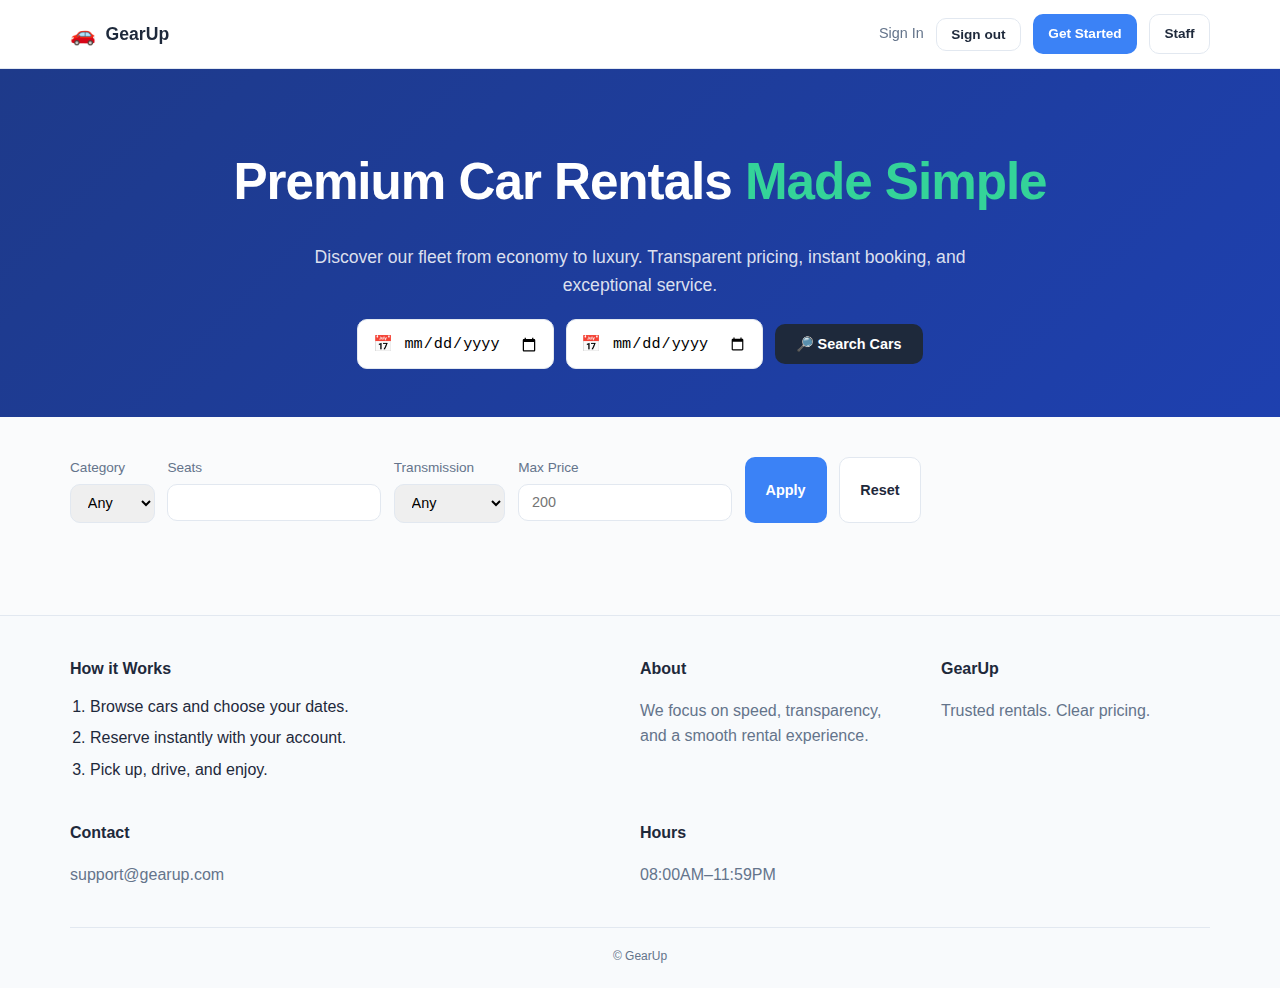
<file: index.html>
<!doctype html> 
<html lang="en">
<head>
  <meta charset="utf-8" />
  <meta name="viewport" content="width=device-width, initial-scale=1" />
  <title>GearUp Car Rental</title>
  <link rel="stylesheet" href="styles.css" />
</head>
<body>
<!-- Top Nav -->
<header class="nav">
  <div class="container nav__inner">
    <a class="brand" href="index.html">
      <span class="logo">🚗</span><span class="name">GearUp</span>
    </a>

    <div class="nav__actions">
      <span class="muted small" id="navGreeting" hidden></span>
      <a class="muted small" id="navSignIn" href="login.html">Sign In</a>
      <button class="btn btn--ghost small" id="navSignOut" hidden>Sign out</button>
      <a class="btn btn--primary small" href="signup.html">Get Started</a>
      <a class="btn btn--ghost small" href="staff.html" id="navStaff" hidden>Staff</a>
      <button id="menu" class="menu" aria-label="Open menu">☰</button>
    </div>
  </div>
</header>

<div id="drawer" class="drawer">
  <a href="#cars">Browse Cars</a>
  <a id="drawerSignIn" href="login.html">Sign In</a>
  <button id="drawerSignOut" class="btn btn--ghost" hidden>Sign out</button>
  <a class="btn btn--primary" href="signup.html">Get Started</a>
  <a href="staff.html" id="drawerStaff" hidden>Staff</a>
</div>

<!-- Hero -->
<section class="hero">
  <div class="container hero__inner">
    <h1>Premium Car Rentals <span class="accent">Made Simple</span></h1>
    <p class="lead">
      Discover our fleet from economy to luxury. Transparent pricing, instant booking, and exceptional service.
    </p>

    <!-- Search bar (dates only) -->
    <form id="searchBar" class="searchbar" novalidate>
      <label class="field icon-left" for="startDate">
        <span class="icon">📅</span>
        <input type="date" id="startDate" required />
      </label>
      <label class="field icon-left" for="endDate">
        <span class="icon">📅</span>
        <input type="date" id="endDate" required />
      </label>
      <button class="btn btn--dark" type="submit">🔎 Search Cars</button>
    </form>
  </div>
</section>

<!-- Filters + Results -->
<section id="cars" class="list">
  <div class="container">
    <div class="toolbar">
      <div class="filters">
        <label>
          <span class="lab">Category</span>
          <select id="category">
            <option value="">Any</option>
            <option value="small">Small</option>
            <option value="large">Large</option>
          </select>
        </label>
        <label>
          <span class="lab">Seats</span>
          <input id="seats" type="number" min="2" />
        </label>
        <label>
          <span class="lab">Transmission</span>
          <select id="transmission">
            <option value="">Any</option>
            <option value="auto">Automatic</option>
            <option value="manual">Manual</option>
          </select>
        </label>
        <label>
          <span class="lab">Max Price</span>
          <input id="maxPrice" type="number" min="1" placeholder="200" />
        </label>
        <button id="apply" class="btn btn--primary">Apply</button>
        <button id="reset" class="btn btn--ghost">Reset</button>
      </div>
      <div id="count" class="muted"></div>
    </div>

    <ul id="grid" class="grid"><!-- cards injected by JS --></ul>

    <div id="empty" class="empty" hidden>
      <h3>No cars available</h3>
      <p class="muted">Try removing some filters or check back later.</p>
      <button id="clear" class="btn btn--ghost">Clear filters</button>
    </div>

    <div id="error" class="empty" hidden style="color: #dc2626;">
      <h3>⚠️ Unable to load cars</h3>
      <p class="muted" id="errorMsg">Please check your connection and try again.</p>
      <button id="retry" class="btn btn--primary">Retry</button>
    </div>
  </div>
</section>

<!-- Footer -->
<footer class="footer">
  <div class="container footgrid">
    <div class="footcol">
      <h3>How it Works</h3>
      <ol class="steps-small">
        <li>Browse cars and choose your dates.</li>
        <li>Reserve instantly with your account.</li>
        <li>Pick up, drive, and enjoy.</li>
      </ol>
    </div>
    <div class="footcol">
      <h3>About</h3>
      <p class="muted">We focus on speed, transparency, and a smooth rental experience.</p>
    </div>
    <div><strong>GearUp</strong><p class="muted">Trusted rentals. Clear pricing.</p></div>
    <div><strong>Contact</strong><p class="muted">support@gearup.com</p></div>
    <div><strong>Hours</strong><p class="muted">08:00AM–11:59PM</p></div>
  </div>
  <div class="container footbtm">
    <small class="muted">© <span id="year"></span> GearUp</small>
  </div>
</footer>

<!-- Beautiful Reservation Modal -->
<dialog id="modal" class="modal">
  <form method="dialog" onsubmit="return false;">
    <!-- Modal Header -->
    <div class="modal-header">
      <button class="close" aria-label="Close" id="btnClose">✕</button>
      <h3>Reserve Your Car</h3>
      <p class="subtitle" id="carTitle">Select a car to begin</p>
      <div class="car-details" id="carDetails"></div>
    </div>

    <!-- Modal Body -->
    <div class="modal-body">
      <!-- Date Selection -->
      <div class="date-inputs">
        <div class="date-field">
          <label>
            <span class="icon">📅</span>
            <span>Pick-up Date</span>
          </label>
          <input id="mStart" type="date" required />
        </div>
        <div class="date-field">
          <label>
            <span class="icon">📅</span>
            <span>Return Date</span>
          </label>
          <input id="mEnd" type="date" required />
        </div>
      </div>

      <!-- Price Summary -->
      <div class="price-summary" id="priceSummary">
        <div class="summary-row">
          <span class="label">
            <span>💰</span>
            <span>Price per day</span>
          </span>
          <span id="pricePerDay">—</span>
        </div>
        <div class="summary-row">
          <span class="label">
            <span>📅</span>
            <span>Number of days</span>
          </span>
          <span id="numberOfDays">—</span>
        </div>
        <div class="summary-row">
          <span class="label">
            <span>💳</span>
            <span>Estimated Total</span>
          </span>
          <span id="estimatedTotal">—</span>
        </div>
      </div>

      <!-- Auth Hint -->
      <div id="authHint" class="auth-hint" hidden>
        You need to sign in to complete this reservation
      </div>
    </div>

    <!-- Modal Footer -->
    <div class="modal-footer">
      <button class="btn btn--ghost" id="btnCancel" type="button">Cancel</button>
      <button class="btn btn--primary" id="btnConfirm" type="button">
        Confirm Reservation
      </button>
    </div>
  </form>
</dialog>

<!-- Toasts -->
<div id="toasts" class="toasts"></div>

<script>
// ========= CONFIG & AUTH HELPERS =========
const API = API_BASE;

function getAuth() {
  try {
    const token = localStorage.getItem("token");
    const user = JSON.parse(localStorage.getItem("user") || "null");
    return token && user ? { token, user } : null;
  } catch { return null; }
}

function requireAuthOrRedirect(pendingCarId) {
  const auth = getAuth();
  if (auth) return true;
  if (pendingCarId) localStorage.setItem("pendingCarId", pendingCarId);
  location.href = "login.html";
  return false;
}

// --- Date helpers ---
function todayISO() {
  const d = new Date();
  const m = String(d.getMonth()+1).padStart(2, '0');
  const day = String(d.getDate()).padStart(2, '0');
  return `${d.getFullYear()}-${m}-${day}`;
}

function setDateMins() {
  const min = todayISO();
  ["startDate","endDate","mStart","mEnd"].forEach(id=>{
    const el=document.getElementById(id);
    if(el) el.min=min;
  });
}

// Keep end >= start in UI
function setupDateValidation() {
  ["startDate","mStart"].forEach(id=>{
    const el=document.getElementById(id);
    if(!el)return;
    el.addEventListener("change",()=>{
      const start=el.value;
      const endEl=id==="startDate"?document.getElementById("endDate"):document.getElementById("mEnd");
      if(endEl){
        endEl.min=start||todayISO();
        if(endEl.value && endEl.value<=endEl.min){
          const d=new Date(start||todayISO());
          d.setDate(d.getDate()+1);
          endEl.value=d.toISOString().slice(0,10);
        }
      }
    });
  });
}

// ========= DOM =========
const grid=document.getElementById("grid");
const count=document.getElementById("count");
const emptyEl=document.getElementById("empty");
const errorEl=document.getElementById("error");
const errorMsg=document.getElementById("errorMsg");
const applyBtn=document.getElementById("apply");
const resetBtn=document.getElementById("reset");
const clearBtn=document.getElementById("clear");
const retryBtn=document.getElementById("retry");
const year=document.getElementById("year");
const modal=document.getElementById("modal");
const btnConfirm=document.getElementById("btnConfirm");
const btnCancel=document.getElementById("btnCancel");
const btnClose=document.getElementById("btnClose");

// Nav drawer
const menu=document.getElementById("menu");
const drawer=document.getElementById("drawer");
menu?.addEventListener("click",()=>drawer.classList.toggle("open"));
drawer?.addEventListener("click",()=>drawer.classList.remove("open"));

// Footer year
year.textContent=new Date().getFullYear();

// Toast
function toast(msg, type="ok"){
  const t=document.createElement("div");
  t.className="toast " + (type === "ok" ? "ok" : "err");
  t.textContent=msg;
  document.getElementById("toasts").appendChild(t);
  setTimeout(()=>t.remove(),3200);
}

// ========= AUTH-AWARE NAV =========
const auth={
  get user(){
    try{return JSON.parse(localStorage.getItem("user")||"null");}
    catch{return null;}
  },
  get token(){return localStorage.getItem("token");},
  signOut(){
    localStorage.removeItem("token");
    localStorage.removeItem("user");
  }
};

function refreshAuthUI() {
  const greet = document.getElementById("navGreeting");
  const signIn = document.getElementById("navSignIn");
  const signOut = document.getElementById("navSignOut");
  const dSignIn = document.getElementById("drawerSignIn");
  const dSignOut = document.getElementById("drawerSignOut");
  const navStaff = document.getElementById("navStaff");
  const drawerStaff = document.getElementById("drawerStaff");

  const u = auth.user;
  const loggedIn = !!(u && auth.token);
  const isStaff = u && u.role && u.role.toLowerCase() === "staff";

  [signOut, dSignOut, navStaff, drawerStaff].forEach(el => el && (el.hidden = true));

  if (loggedIn) {
    if (greet) {
      greet.textContent = `Hi, ${u.first_name || u.email}`;
      greet.hidden = false;
    }
    if (signIn) signIn.style.display = "none";
    if (signOut) signOut.hidden = false;
    if (dSignIn) dSignIn.style.display = "none";
    if (dSignOut) dSignOut.hidden = false;

    if (isStaff) {
      if (navStaff) navStaff.hidden = false;
      if (drawerStaff) drawerStaff.hidden = false;
    }
  } else {
    if (greet) greet.hidden = true;
    if (signIn) signIn.style.display = "";
    if (signOut) signOut.hidden = true;
    if (dSignIn) dSignIn.style.display = "";
    if (dSignOut) dSignOut.hidden = true;
  }
}

// ========= CAR LISTING =========
let carsData=[];
let activeCar=null;

function skeletons(n=6){
  grid.innerHTML=Array.from({length:n}).map(()=>`
    <li class="card" aria-busy="true">
      <div class="card__img" style="background:#e9eef6;height:200px;"></div>
      <div class="card__body"><div class="card__meta">Loading…</div></div>
      <div class="card__foot"><span>—</span><span></span></div>
    </li>`).join("");
}

function card(c){
  const photo=c.photo_url||
    "https://images.unsplash.com/photo-1549924231-f129b911e442?q=80&w=1600&auto=format&fit=crop";
  return `
  <li class="card">
    <img class="card__img" src="${photo}" alt="${c.brand} ${c.model}" loading="lazy" />
    <div class="card__body">
      <h3>${c.brand} ${c.model} • ${c.year}</h3>
      <div class="card__meta">
        <span class="badge">Category: ${c.category}</span>
        <span class="badge">Seats: ${c.seats}</span>
        <span class="badge">Trans: ${c.transmission}</span>
        <span class="badge">Fuel: ${c.fuel_type}</span>
      </div>
    </div>
    <div class="card__foot">
      <div><strong class="price">${Number(c.price_per_day).toLocaleString()}</strong> SAR / day</div>
      <button class="btn btn--primary small" data-reserve data-id="${c.id}" data-title="${c.brand} ${c.model}">Reserve</button>
    </div>
  </li>`;
}

async function loadCars(){
  skeletons();
  emptyEl.hidden = true;
  errorEl.hidden = true;
  
  try {
    const params=new URLSearchParams();
    const category=document.getElementById("category").value;
    const seats=document.getElementById("seats").value;
    const transmission=document.getElementById("transmission").value;
    const maxPrice=document.getElementById("maxPrice").value;
    
    if(category)params.set("category",category);
    if(seats)params.set("seats",seats);
    if(transmission)params.set("transmission",transmission);
    if(maxPrice)params.set("max_price",maxPrice);
    
    console.log("Fetching cars from:", `${API}/cars?${params.toString()}`);
    
    const res = await fetch(`${API}/cars?${params.toString()}`);
    
    if (!res.ok) {
      throw new Error(`HTTP ${res.status}: ${res.statusText}`);
    }
    
    const cars = await res.json();
    console.log("Cars received:", cars);
    
    if(!Array.isArray(cars) || cars.length === 0){
      carsData=[];
      grid.innerHTML="";
      count.textContent="";
      emptyEl.hidden=false;
      return;
    }
    
    carsData=cars;
    emptyEl.hidden=true;
    grid.innerHTML=cars.map(card).join("");
    count.textContent=`${cars.length} car${cars.length>1?'s':''} found`;
    
    // Check for pending reservation
    const pending=localStorage.getItem("pendingCarId");
    const a=getAuth();
    if(pending&&a){
      localStorage.removeItem("pendingCarId");
      const car=carsData.find(c=>c.id===pending);
      if(car)openReserveModal(car);
    }
  } catch(err) {
    console.error("Error loading cars:", err);
    grid.innerHTML = "";
    count.textContent = "";
    errorMsg.textContent = err.message || "Unable to connect to server";
    errorEl.hidden = false;
    toast("Failed to load cars", "err");
  }
}

// Apply/Reset
applyBtn.addEventListener("click",loadCars);
resetBtn.addEventListener("click",()=>{
  document.getElementById("category").value="";
  document.getElementById("seats").value="";
  document.getElementById("transmission").value="";
  document.getElementById("maxPrice").value="";
  loadCars();
});
clearBtn?.addEventListener("click",()=>resetBtn.click());
retryBtn?.addEventListener("click",loadCars);

// Search bar => preload dates, scroll, load
document.getElementById("searchBar").addEventListener("submit",e=>{
  e.preventDefault();
  document.getElementById("mStart").value=document.getElementById("startDate").value||"";
  document.getElementById("mEnd").value=document.getElementById("endDate").value||"";
  document.getElementById("cars").scrollIntoView({behavior:"smooth"});
  loadCars();
});

// Reserve (event delegation)
grid.addEventListener("click",e=>{
  const btn=e.target.closest("[data-reserve]");
  if(!btn)return;
  const carId=btn.dataset.id;
  if(!requireAuthOrRedirect(carId))return;
  const car=carsData.find(c=>c.id===carId);
  if(car)openReserveModal(car);
});

// ========= MODAL FLOW =========
function openReserveModal(car) {
  activeCar = car;
  
  // Update title and details
  document.getElementById("carTitle").textContent = `${car.brand} ${car.model} ${car.year}`;
  
  // Update car details badges
  const detailsContainer = document.getElementById("carDetails");
  detailsContainer.innerHTML = `
    <span class="badge">${car.category}</span>
    <span class="badge">${car.seats} seats</span>
    <span class="badge">${car.transmission}</span>
  `;
  
  // Update price
  document.getElementById("pricePerDay").textContent = `${Number(car.price_per_day).toLocaleString()} SAR`;
  
  // Reset dates
  const mStartEl = document.getElementById("mStart");
  const mEndEl = document.getElementById("mEnd");
  mStartEl.value = "";
  mEndEl.value = "";
  
  // Reset summary
  document.getElementById("numberOfDays").textContent = "—";
  document.getElementById("estimatedTotal").textContent = "—";
  
  // Check auth
  const authHintEl = document.getElementById("authHint");
  authHintEl.hidden = !!getAuth();
  
  // Show modal
  modal.showModal();
  
  // Add price calculation listeners
  setupPriceCalculation(car.price_per_day);
}

function setupPriceCalculation(pricePerDay) {
  const mStartEl = document.getElementById("mStart");
  const mEndEl = document.getElementById("mEnd");
  
  function calculatePrice() {
    const start = mStartEl.value;
    const end = mEndEl.value;
    
    if (start && end) {
      const startDate = new Date(start);
      const endDate = new Date(end);
      const days = Math.max(Math.ceil((endDate - startDate) / (1000 * 60 * 60 * 24)), 1);
      
      if (days > 0) {
        const total = days * pricePerDay;
        document.getElementById("numberOfDays").textContent = `${days} day${days > 1 ? 's' : ''}`;
        document.getElementById("estimatedTotal").textContent = `${total.toLocaleString()} SAR`;
      }
    } else {
      document.getElementById("numberOfDays").textContent = "—";
      document.getElementById("estimatedTotal").textContent = "—";
    }
  }
  
  // Remove old listeners
  mStartEl.removeEventListener("change", calculatePrice);
  mEndEl.removeEventListener("change", calculatePrice);
  
  // Add new listeners
  mStartEl.addEventListener("change", calculatePrice);
  mEndEl.addEventListener("change", calculatePrice);
}

btnConfirm.addEventListener("click",async()=>{
  const btn = btnConfirm;
  const a=getAuth();
  
  if(!a){
    document.getElementById("authHint").hidden=false;
    return;
  }
  
  const start=document.getElementById("mStart").value;
  const end=document.getElementById("mEnd").value;
  
  if(!start||!end){
    toast("Please select both pick-up and return dates", "err");
    return;
  }
  
  // Add loading state
  btn.classList.add("is-loading");
  btn.disabled = true;
  
  try{
    const r=await fetch(`${API}/reservations/create_auth`,{
      method:"POST",
      headers:{
        "Content-Type":"application/json",
        "Authorization":`Bearer ${a.token}`,
      },
      body:JSON.stringify({car_id:activeCar.id,start_date:start,end_date:end})
    });
    const data=await r.json().catch(()=>({}));
    if(!r.ok)throw new Error(data.detail||"Failed to reserve");
    toast("🎉 Reservation confirmed!", "ok");
    modal.close();
    loadCars();
  }catch(err){
    toast(err.message||"Reservation failed", "err");
  }finally{
    btn.classList.remove("is-loading");
    btn.disabled = false;
  }
});

btnCancel.addEventListener("click",()=>modal.close());
btnClose.addEventListener("click",()=>modal.close());

// ========= INITIALIZATION =========
document.addEventListener("DOMContentLoaded", () => {
  setDateMins();
  setupDateValidation();
  refreshAuthUI();
  
  [document.getElementById("navSignOut"),document.getElementById("drawerSignOut")]
    .forEach(btn=>btn&&btn.addEventListener("click",()=>{auth.signOut();location.reload();}));
  
  loadCars();
});
</script>
</body>
</html>
</file>
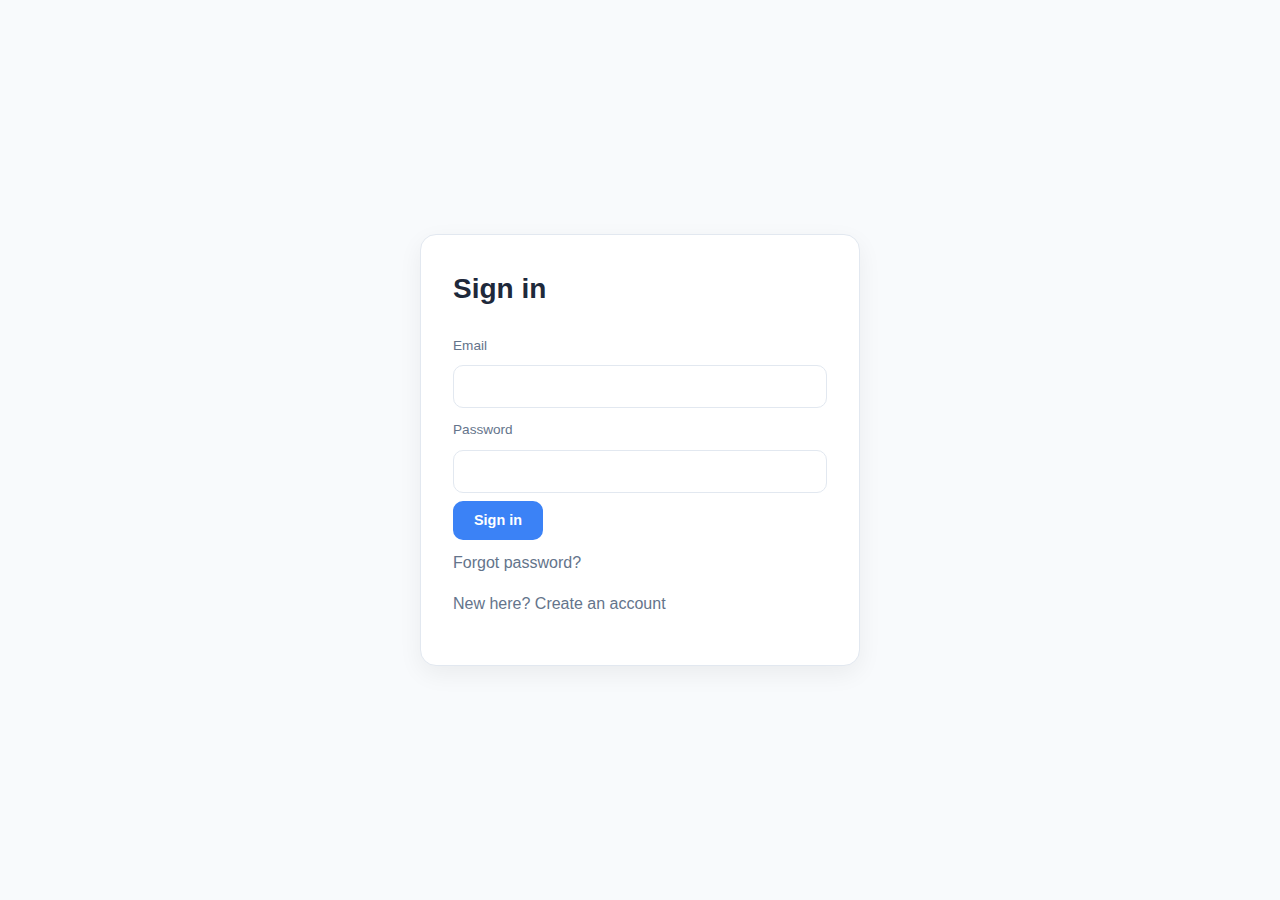
<file: login.html>
<!doctype html>
<html lang="en">
<head>
  <meta charset="utf-8" />
  <meta name="viewport" content="width=device-width, initial-scale=1" />
  <title>GearUp — Sign In</title>
  <link rel="stylesheet" href="styles.css" />
  <script src="config.js"></script>
</head>
<body class="auth-page">
  <div class="auth-card">
    <h1>Sign in</h1>

    <form id="loginForm" novalidate>
      <label>
        <span class="lab">Email</span>
        <input required type="email" name="email" autocomplete="email" />
      </label>
      <label>
        <span class="lab">Password</span>
        <input required type="password" name="password" autocomplete="current-password" />
      </label>
      <button class="btn btn--primary" type="submit">Sign in</button>
    </form>

    <p class="muted" style="margin-top:10px">
      <a href="reset.html">Forgot password?</a>
    </p>
    <p class="muted">New here? <a href="signup.html">Create an account</a></p>
    <div id="msg" class="msg" style="margin-top:10px"></div>
  </div>

  <script>
    const API = API_BASE;
    const $ = s => document.querySelector(s);
    const form = $("#loginForm");
    const msg  = $("#msg");

    function setMsg(text, isErr=false){
      msg.textContent = text || "";
      msg.className = "msg" + (isErr ? " error" : " ok");
    }

    form.addEventListener("submit", async (e) => {
      e.preventDefault();
      setMsg("Signing in…");
      const data = Object.fromEntries(new FormData(form).entries());
      try {
        const r = await fetch(`${API_BASE}/auth/login`, {
          method: "POST",
          headers: {"Content-Type": "application/json"},
          body: JSON.stringify({ email: data.email, password: data.password })
        });
        const text = await r.text();
        let json = null; try { json = text ? JSON.parse(text) : null; } catch {}
        if (!r.ok) {
          const detail = json && (json.detail || json.message);
          return setMsg(detail || `Login failed (${r.status})`, true);
        }
        if (!json || !json.token) return setMsg("Login failed: missing token.", true);

        localStorage.setItem("token", json.token);
        localStorage.setItem("user", JSON.stringify(json.customer || {}));
        setMsg("Signed in! Redirecting…");

        // If we had a pending car (user clicked Reserve before logging in)
        // index.html will auto-open the modal for that car after load.
        setTimeout(()=> location.href = "index.html", 500);
      } catch (err) {
        setMsg(err.message || "Network error", true);
      }
    });
  </script>
</body>
</html>
</file>
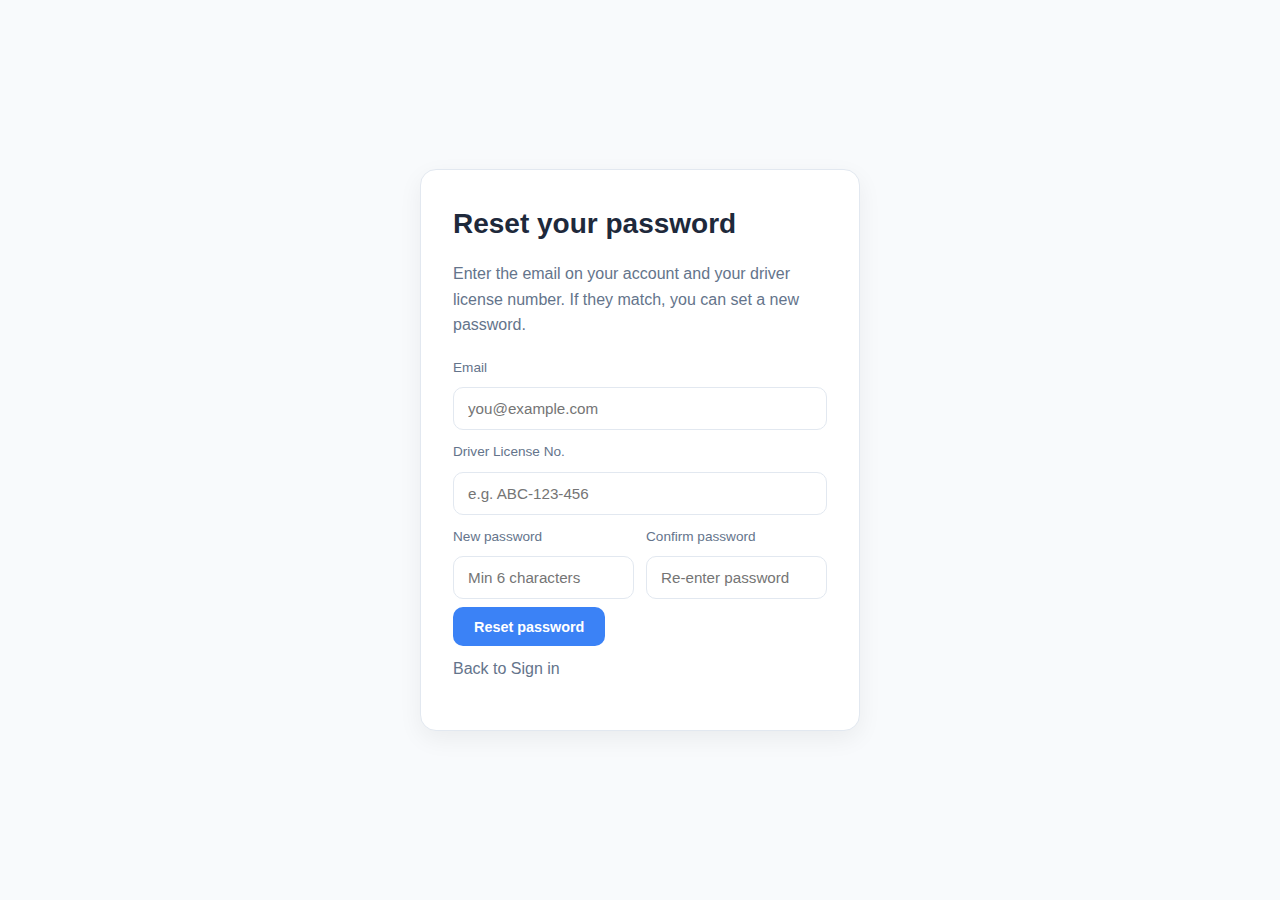
<file: reset.html>
<!doctype html>
<html lang="en">
<head>
  <meta charset="utf-8" />
  <meta name="viewport" content="width=device-width, initial-scale=1" />
  <title>GearUp — Reset Password</title>
  <link rel="stylesheet" href="styles.css" />
</head>
<body class="auth-page">
  <div class="auth-card">
    <h1>Reset your password</h1>
    <p class="muted" style="margin-top:-6px">
      Enter the email on your account and your driver license number. If they match, you can set a new password.
    </p>

    <form id="resetForm" novalidate>
      <label>
        <span class="lab">Email</span>
        <input required type="email" name="email" placeholder="you@example.com" />
      </label>
      <label>
        <span class="lab">Driver License No.</span>
        <input required name="license_no" placeholder="e.g. ABC-123-456" />
      </label>
      <div class="grid-2">
        <label>
          <span class="lab">New password</span>
          <input required type="password" name="new_password" minlength="6" placeholder="Min 6 characters" />
        </label>
        <label>
          <span class="lab">Confirm password</span>
          <input required type="password" name="confirm" minlength="6" placeholder="Re-enter password" />
        </label>
      </div>
      <button class="btn btn--primary" type="submit">Reset password</button>
    </form>

    <p class="muted" style="margin-top:10px">Back to <a href="login.html">Sign in</a></p>
    <div id="msg" class="msg" style="margin-top:10px"></div>
  </div>

  <script>
    const API = API_BASE;
    const $ = s => document.querySelector(s);
    const form = $("#resetForm");
    const msg  = $("#msg");

    function setMsg(text, isErr=false){
      msg.textContent = text || "";
      msg.className = "msg" + (isErr ? " error" : " ok");
    }
    const normalizeLicense = s => (s || "").replace(/[^a-z0-9]/gi,"").toUpperCase();

    form.addEventListener("submit", async (e) => {
      e.preventDefault();
      setMsg("Processing…", false);

      const data = Object.fromEntries(new FormData(form).entries());
      if (data.new_password !== data.confirm) {
        return setMsg("Passwords do not match.", true);
      }

      try {
        const r = await fetch(`${API_BASE}/auth/reset_by_license`, {
          method: "POST",
          headers: {"Content-Type": "application/json"},
          body: JSON.stringify({
            email: data.email.trim(),
            license_no: normalizeLicense(data.license_no),
            new_password: data.new_password
          })
        });
        const text = await r.text();
        let json = null; try { json = text ? JSON.parse(text) : null; } catch {}

        if (!r.ok) {
          const detail = json && (json.detail || json.message);
          return setMsg(detail || `Reset failed (${r.status})`, true);
        }

        setMsg("Password updated. You can now sign in.");
        setTimeout(() => location.href = "login.html", 900);
      } catch (err) {
        setMsg(err.message || "Network error", true);
      }
    });
  </script>
</body>
</html>
</file>
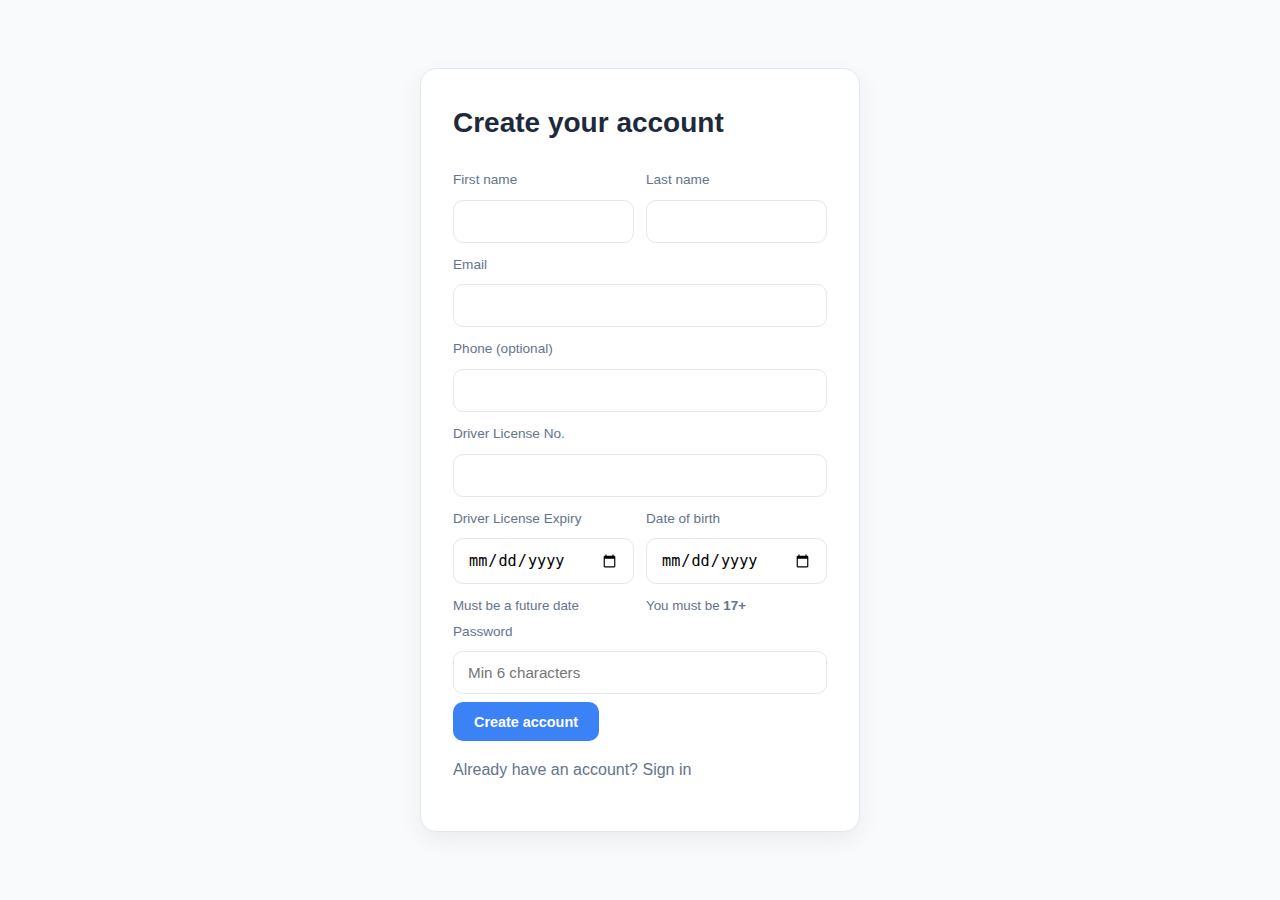
<file: signup.html>
<!doctype html>
<html lang="en">
<head>
  <meta charset="utf-8" />
  <meta name="viewport" content="width=device-width, initial-scale=1" />
  <title>GearUp — Sign Up</title>
  <link rel="stylesheet" href="styles.css" />
</head>
<body class="auth-page">
  <div class="auth-card">
    <h1>Create your account</h1>

    <form id="signup-form" novalidate>
      <div class="grid-2">
        <label>
          <span class="lab">First name</span>
          <input required name="first_name" autocomplete="given-name" />
        </label>

        <label>
          <span class="lab">Last name</span>
          <input required name="last_name" autocomplete="family-name" />
        </label>
      </div>

      <label>
        <span class="lab">Email</span>
        <input required type="email" name="email" autocomplete="email" />
      </label>

      <label>
        <span class="lab">Phone <span class="muted">(optional)</span></span>
        <input name="phone" autocomplete="tel" />
      </label>

      <label>
        <span class="lab">Driver License No.</span>
        <input required name="license_no" />
      </label>

      <div class="grid-2">
        <label>
          <span class="lab">Driver License Expiry</span>
          <input required type="date" name="license_expiry" />
          <small class="muted">Must be a future date</small>
        </label>

        <label>
          <span class="lab">Date of birth</span>
          <input required type="date" name="date_of_birth" />
          <small class="muted">You must be <strong>17+</strong></small>
        </label>
      </div>

      <label>
        <span class="lab">Password</span>
        <input required type="password" name="password" minlength="6" placeholder="Min 6 characters" autocomplete="new-password" />
      </label>

      <button class="btn btn-primary" type="submit">Create account</button>
    </form>

    <p class="muted">Already have an account? <a href="login.html">Sign in</a></p>
    <div id="auth-msg" class="msg" aria-live="polite"></div>
  </div>

  <script>
    const API = API_BASE;
    const form = document.getElementById('signup-form');
    const msg  = document.getElementById('auth-msg');

    function setMsg(text, isErr=false){
      msg.textContent = text || "";
      msg.className = "msg" + (isErr ? " error" : " ok");
    }
    const toISO = (d) => d ? new Date(d).toISOString().slice(0,10) : "";
    const isFuture = (iso) => { const t = new Date(); t.setHours(0,0,0,0); return new Date(iso) > t; };
    const ageFrom = (iso) => {
      if (!iso) return 0;
      const dob = new Date(iso), t = new Date();
      let a = t.getFullYear() - dob.getFullYear();
      const m = t.getMonth() - dob.getMonth();
      if (m < 0 || (m === 0 && t.getDate() < dob.getDate())) a--;
      return a;
    };

    form.addEventListener('submit', async (e) => {
      e.preventDefault();
      setMsg("Creating account…");

      const data = Object.fromEntries(new FormData(form).entries());
      data.license_expiry = toISO(data.license_expiry);
      data.date_of_birth  = toISO(data.date_of_birth);

      // client-side checks
      if (!isFuture(data.license_expiry)) return setMsg("License expiry must be a future date.", true);
      if (ageFrom(data.date_of_birth) < 17) return setMsg("You must be at least 17 years old.", true);

      try {
        const r = await fetch(`${API_BASE}/auth/signup`, {
          method: "POST",
          headers: { "Content-Type": "application/json" },
          body: JSON.stringify(data)
        });

        const text = await r.text();
        let json = null;
        try { json = text ? JSON.parse(text) : null; } catch {}

        if (!r.ok) {
          const detail = json && (json.detail || json.message);
          return setMsg(detail || `Signup failed (${r.status})`, true);
        }
        if (!json || !json.token) {
          return setMsg("Signup failed: missing token in response.", true);
        }

        localStorage.setItem("token", json.token);
        localStorage.setItem("user", JSON.stringify(json.customer || {}));
        setMsg("Account created! Redirecting…");
        setTimeout(()=>location.href="index.html", 800);
      } catch (err) {
        setMsg(err.message || "Network error", true);
      }
    });
  </script>
</body>
</html>
</file>
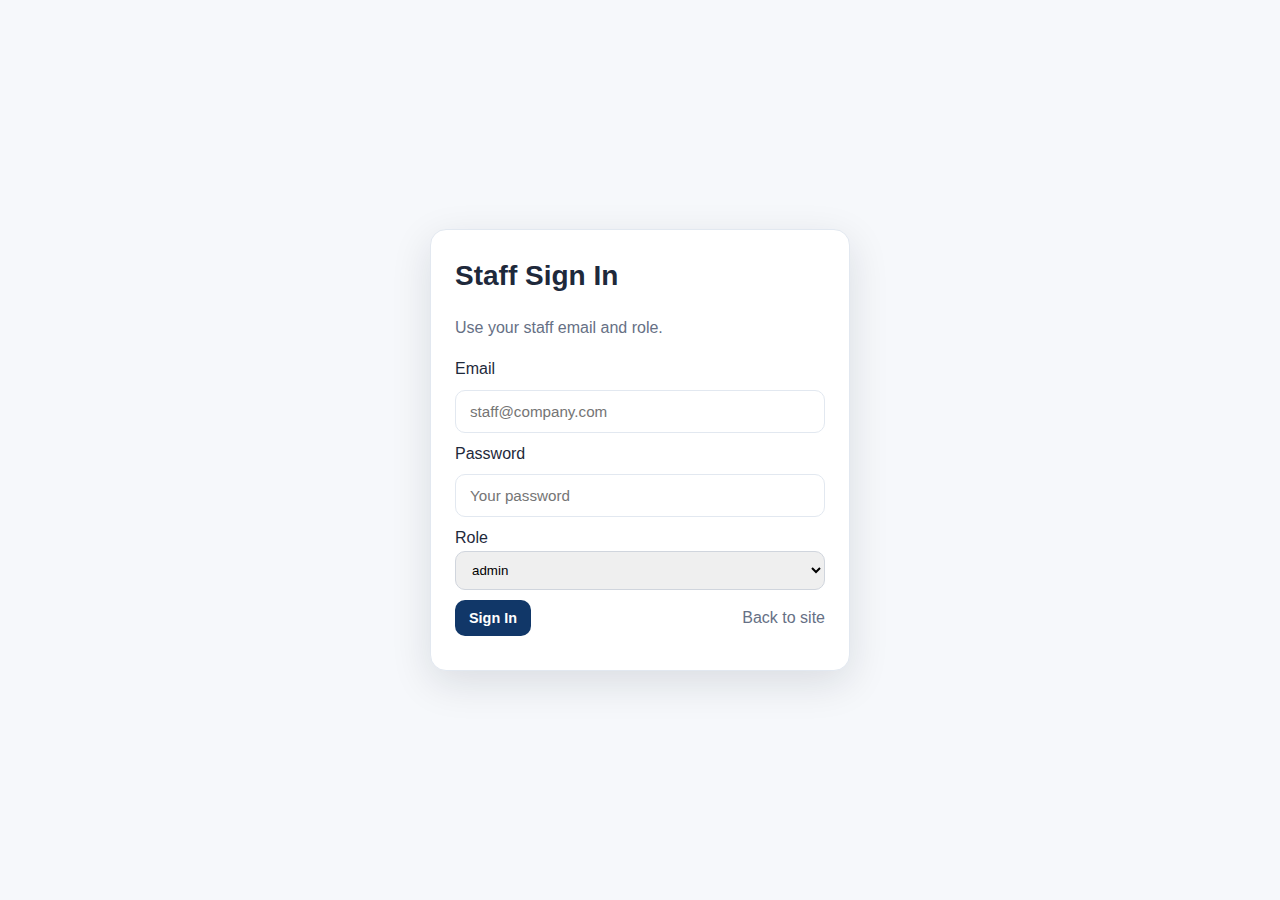
<file: staff-login.html>
<!doctype html>
<html lang="en">
<head>
  <meta charset="utf-8" />
  <meta name="viewport" content="width=device-width, initial-scale=1" />
  <title>GearUp — Staff Login</title>
  <link rel="stylesheet" href="styles.css" />
  <script src="config.js"></script>
  <style>
    .auth-page{display:grid;place-items:center;min-height:100vh;background:#f6f8fb}
    .auth-card{background:#fff;max-width:420px;width:100%;padding:24px;border-radius:16px;
      box-shadow:0 12px 40px rgba(16,24,40,.12)}
    .auth-card h1{margin:0 0 12px 0}
    .muted{color:#667085}
    .msg{margin-top:10px;font-size:.95rem}
    .msg.error{color:#b42318}
    .msg.ok{color:#05603a}
    input, select{width:100%;padding:10px 12px;border:1px solid #d0d5dd;border-radius:10px}
    .btn{padding:10px 14px;border:none;border-radius:10px;cursor:pointer}
    .btn-primary{background:#113768;color:#fff}
    .row{display:flex;gap:8px;align-items:center;justify-content:space-between}
  </style>
</head>
<body class="auth-page">
  <div class="auth-card">
    <h1>Staff Sign In</h1>
    <p class="muted">Use your staff email and role.</p>

    <form id="staffForm">
      <label>Email
        <input type="email" name="email" required placeholder="staff@company.com" />
      </label>
      <label>Password
        <input type="password" name="password" required placeholder="Your password" />
      </label>
      <label>Role
        <select name="role" required>
          <option value="admin">admin</option>
          <option value="employee">employee</option>
        </select>
      </label>
      <div class="row" style="margin-top:10px">
        <button class="btn btn-primary" type="submit">Sign In</button>
        <a class="muted" href="index.html">Back to site</a>
      </div>
    </form>

    <div id="msg" class="msg" aria-live="polite"></div>
  </div>

  <script>
    function setMsg(text, type){
      const el = document.getElementById("msg");
      el.textContent = text || "";
      el.className = "msg " + (type || "");
    }

    document.getElementById("staffForm").addEventListener("submit", async (e)=>{
      e.preventDefault();
      setMsg("Signing in…");

      const form = e.currentTarget;
      const values = Object.fromEntries(new FormData(form).entries());
      values.role = String(values.role || "").toLowerCase();

      try{
        const r = await fetch(`${API_BASE}/auth/staff_login`, {
          method: "POST",
          headers: { "Content-Type": "application/json" },
          body: JSON.stringify(values)
        });

        const data = await r.json().catch(()=> ({}));

        if(!r.ok){
          setMsg(data.detail || "Invalid email, password, or role.", "error");
          return;
        }

        localStorage.setItem("staffToken", data.token);
        localStorage.setItem("staffRole", (data.employee?.role || values.role || "").toLowerCase());
        localStorage.setItem("staffUser", JSON.stringify(data.employee || {}));

        setMsg("Signed in ✓ Redirecting…", "ok");
        setTimeout(()=> location.href = "staff.html", 600);
      }catch(err){
        setMsg("Network error — is the API running?", "error");
        console.error("Login error:", err);
      }
    });
  </script>
</body>
</html>
</file>
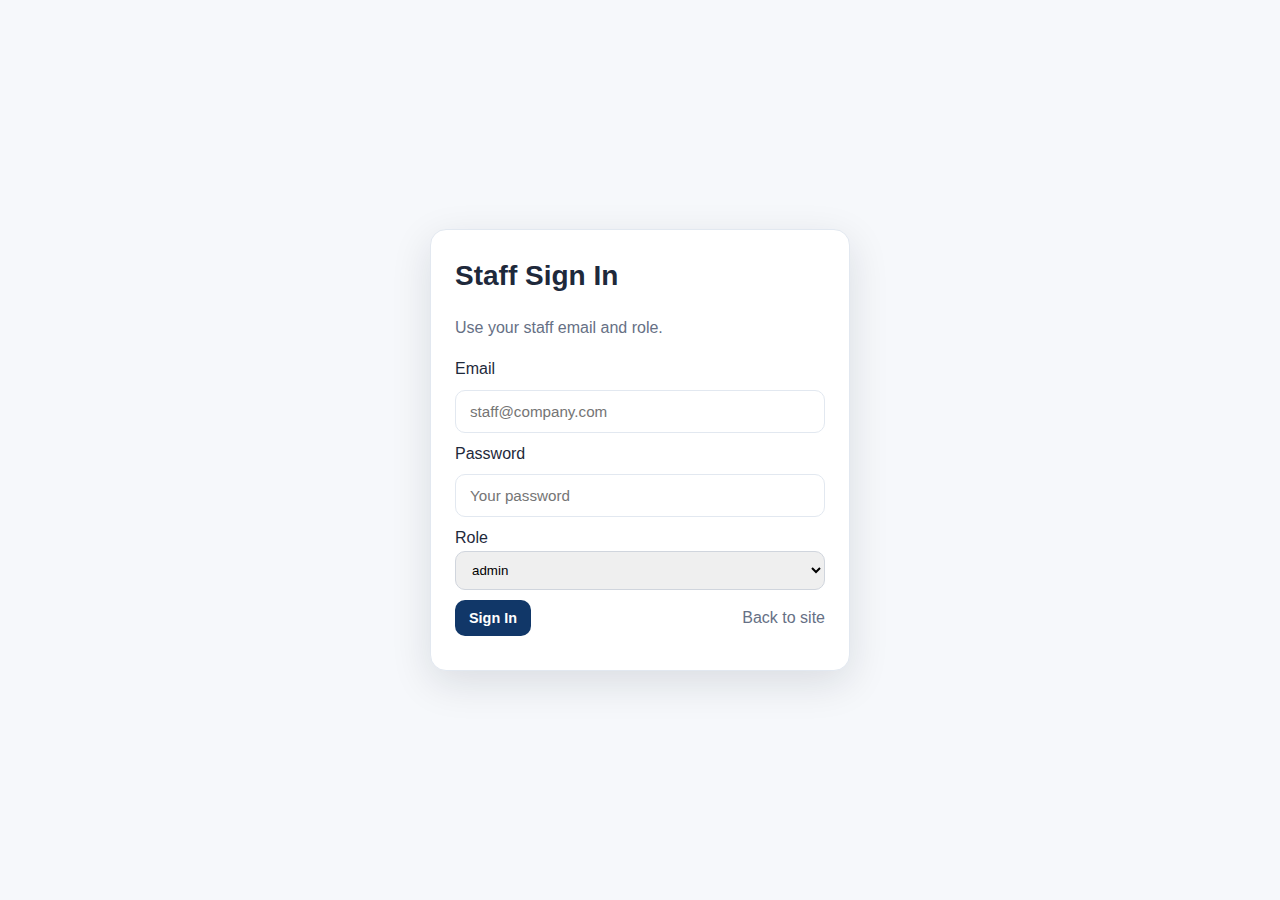
<file: staff.html>
<!doctype html>
<html lang="en">
<head>
  <meta charset="utf-8" />
  <meta name="viewport" content="width=device-width, initial-scale=1" />
  <title>GearUp — Staff Portal</title>
  <link rel="stylesheet" href="styles.css" />
  <link rel="stylesheet" href="staff.css" />

  <!-- Login guard -->
  <script>
    (function () {
      const role  = (localStorage.getItem("staffRole") || "").toLowerCase();
      const token = localStorage.getItem("staffToken");
      if (!token || !role || (role !== "admin" && role !== "employee")) {
        location.replace("staff-login.html");
      }
    })();
  </script>
</head>
<body>

  <!-- Top Nav -->
  <header class="nav">
    <div class="container nav__inner">
      <a class="brand" href="index.html">
        <span class="logo">🚗</span>
        <span class="name">GearUp</span>
      </a>
      <nav class="nav__links">
        <a href="index.html#cars">Browse</a>
        <a href="index.html#how">How it Works</a>
        <a href="index.html#contact">Contact</a>
      </nav>
      <div class="nav__actions" style="gap:12px">
        <span id="roleBadge" class="badge">Staff</span>
        <button id="signOut" class="btn btn--ghost small">Sign out</button>
      </div>
    </div>
  </header>

  <!-- Hero -->
  <section class="staff-hero">
    <div class="container">
      <h1 id="welcome">Welcome, Fahad</h1>
      <p class="sub">Manage today's pickups/returns, take payments, and check fleet status.</p>
      <div class="cards" style="margin-top:24px">
        <div class="card-kpi">
          <div class="label">Today's Pickups</div>
          <div id="kpi-pickups" class="value">—</div>
        </div>
        <div class="card-kpi">
          <div class="label">Today's Returns</div>
          <div id="kpi-returns" class="value">—</div>
        </div>
        <div class="card-kpi">
          <div class="label">Active Rentals</div>
          <div id="kpi-active" class="value">—</div>
        </div>
        <div class="card-kpi">
          <div class="label">Unpaid Invoices</div>
          <div id="kpi-unpaid" class="value">—</div>
        </div>
      </div>
    </div>
  </section>

  <main class="container">
    <div class="split">
      <!-- Start / Close Rental -->
      <section class="panel">
        <div class="row" style="justify-content:space-between; margin-bottom: 12px;">
          <h3>Start / Close Rental</h3>
          <span class="badge-soft">Reservations → Active → Completed</span>
        </div>
        <p class="hint">
          Paste a <strong>reservation_id</strong>. <strong>Start</strong> moves <em>Reserved → Active</em>.
          <strong>Close</strong> moves <em>Active → Completed</em> and updates invoice totals.
        </p>

        <div class="grid2">
          <label class="wfull">
            <span class="lab">Reservation ID (e.g. RES-12)</span>
            <input id="resId" placeholder="Paste reservation ID" required />
          </label>
          <label>
            <span class="lab">Damage Fee (SAR)</span>
            <input id="damageFee" type="number" min="0" value="0" />
          </label>
          <label>
            <span class="lab">Refuel Fee (SAR)</span>
            <input id="refuelFee" type="number" min="0" value="0" />
          </label>
        </div>

        <div class="row" style="margin-top:16px">
          <button id="btnStart" class="btn btn--primary">Start Rental</button>
          <button id="btnClose" class="btn btn--ghost">Close Rental</button>
        </div>
        <div id="msg-rental" class="msg" aria-live="polite"></div>
      </section>

      <!-- Record Payment -->
      <section id="panelPayments" class="panel">
        <h3 style="margin-bottom: 12px;">Record Payment</h3>
        <p class="hint">Record a payment for an invoice (cash / card / transfer). Invoice flips to <em>paid</em> when total reached.</p>

        <div class="grid2">
          <label class="wfull">
            <span class="lab">Invoice ID (e.g. INV-7)</span>
            <input id="invoiceId" placeholder="Paste invoice ID" />
          </label>
          <label>
            <span class="lab">Method</span>
            <select id="payMethod">
              <option value="cash">cash</option>
              <option value="card">card</option>
              <option value="transfer">transfer</option>
            </select>
          </label>
          <label>
            <span class="lab">Amount (SAR)</span>
            <input id="payAmount" type="number" min="1" value="150" />
          </label>
        </div>

        <div class="row" style="margin-top:16px">
          <button id="btnPay" class="btn btn--primary">Pay</button>
        </div>
        <div id="msg-pay" class="msg" aria-live="polite"></div>
      </section>
    </div>

    <div class="row" style="margin-top:24px; justify-content:space-between; align-items: center;">
      <div class="row" style="gap:12px">
        <button id="btnRefresh" class="btn btn--outline small">⟳ Refresh</button>
        <span id="health" class="muted small"></span>
      </div>
      <small class="muted">Tip: copy/paste IDs from the Reservations/Invoices pages.</small>
    </div>

    <!-- Manage Cars -->
    <section class="panel" style="margin-top: 32px">
      <div class="row" style="justify-content: space-between; margin-bottom: 16px;">
        <h3>Manage Cars</h3>
        <button id="reloadCars" class="btn btn--outline small">⟳ Refresh</button>
      </div>
      <p class="hint">View and edit car details. Changes save with your staff token.</p>
      <div id="carList" class="grid-cars"></div>
    </section>
  </main>

  <div id="toasts" class="toasts"></div>

  <script>
    // ---------- Config ----------
    const API = API_BASE;
    const token = localStorage.getItem("staffToken");
    const role  = (localStorage.getItem("staffRole") || "").toLowerCase();
    const staff = JSON.parse(localStorage.getItem("staffUser") || "{}");

    // ---------- UI: role + signout ----------
    document.getElementById("roleBadge").textContent =
      role ? role.charAt(0).toUpperCase()+role.slice(1) : "Staff";
    if (staff?.first_name) {
      document.getElementById("welcome").textContent = `Welcome, ${staff.first_name}`;
    }
    document.getElementById("signOut").onclick = () => {
      localStorage.removeItem("staffToken");
      localStorage.removeItem("staffRole");
      localStorage.removeItem("staffUser");
      location.replace("staff-login.html");
    };
    // Hide payment panel for non-admins (optional rule)
    if (role !== "admin") document.getElementById("panelPayments").style.display = "none";

    // ---------- Helpers ----------
    const $ = (s) => document.querySelector(s);
    const toast = (text, type="ok") => {
      const box = document.createElement("div");
      box.className = "toast " + (type === "ok" ? "ok" : "err");
      box.textContent = text;
      document.getElementById("toasts").appendChild(box);
      setTimeout(()=> box.remove(), 3000);
    };
    const setMsg = (id, text, type="") => {
      const el = document.getElementById(id);
      el.textContent = text || "";
      el.className = "msg " + (type || "");
    };
    const disable = (btn, on) => { if(!btn) return; btn.disabled = on; btn.classList.toggle("is-loading", on); };

    // All API calls include Authorization; if 401, force login
    async function api(path, opts={}) {
      const headers = Object.assign(
        {"Content-Type":"application/json"},
        opts.headers || {},
        token ? {"Authorization":"Bearer " + token} : {}
      );
      const r = await fetch(API_BASE + path, Object.assign({}, opts, {headers}));
      if (r.status === 401) {
        localStorage.removeItem("staffToken");
        localStorage.removeItem("staffRole");
        localStorage.removeItem("staffUser");
        location.replace("staff-login.html");
        return;
      }
      return r;
    }

    // ---------- Health + KPIs ----------
    async function checkHealth() {
      try {
        const r = await api("/health", {headers:{}}); // simple GET
        $("#health").textContent = (r && r.ok) ? "API: connected" : "API: error";
      } catch { $("#health").textContent = "API: error"; }
    }
    
    async function loadKpis(){
      try {
        const r = await api("/dashboard/kpis");
        const data = await r.json().catch(()=> ({}));
        if (r && r.ok) {
          $("#kpi-pickups").textContent = data.todays_pickups || 0;
          $("#kpi-returns").textContent = data.todays_returns || 0;
          $("#kpi-active").textContent = data.active_rentals || 0;
          $("#kpi-unpaid").textContent = data.unpaid_invoices || 0;
        } else {
          setKpiPlaceholders();
        }
      } catch {
        setKpiPlaceholders();
      }
    }
    
    function setKpiPlaceholders(){
      $("#kpi-pickups").textContent = "—";
      $("#kpi-returns").textContent = "—";
      $("#kpi-active").textContent  = "—";
      $("#kpi-unpaid").textContent  = "—";
    }

    // ---------- Actions ----------
    async function startRental() {
      const btn = $("#btnStart");
      const resId = $("#resId").value.trim();
      if(!resId){ setMsg("msg-rental", "Reservation ID is required.", "error"); return; }
      disable(btn, true); setMsg("msg-rental", "Starting rental…");

      try{
        const r = await api("/rentals/start", {
          method:"POST",
          body: JSON.stringify({ reservation_id: resId })
        });
        const data = await r.json().catch(()=> ({}));
        if(!r.ok) throw new Error(data.detail || "Failed to start rental");
        setMsg("msg-rental", "Rental started ✔", "ok");
        toast("Rental started","ok");
      }catch(err){
        setMsg("msg-rental", err.message, "error"); toast(err.message,"err");
      }finally{ disable(btn,false); }
    }

    async function closeRental() {
      const btn = $("#btnClose");
      const resId = $("#resId").value.trim();
      const damage = Number($("#damageFee").value || 0);
      const refuel = Number($("#refuelFee").value || 0);
      if(!resId){ setMsg("msg-rental", "Reservation ID is required.", "error"); return; }
      disable(btn, true); setMsg("msg-rental", "Closing rental…");

      try{
        const r = await api("/rentals/close", {
          method:"POST",
          body: JSON.stringify({
            reservation_id: resId,
            damage_fee: isNaN(damage)?0:damage,
            refuel_fee: isNaN(refuel)?0:refuel
          })
        });
        const data = await r.json().catch(()=> ({}));
        if(!r.ok) throw new Error(data.detail || "Failed to close rental");
        setMsg("msg-rental", "Rental closed and invoice updated ✔", "ok");
        toast("Rental closed","ok");
      }catch(err){
        setMsg("msg-rental", err.message, "error"); toast(err.message,"err");
      }finally{ disable(btn,false); }
    }

    async function recordPayment() {
      const btn = $("#btnPay");
      const invoiceId = $("#invoiceId").value.trim();
      const amount = Number($("#payAmount").value);
      const method = $("#payMethod").value;
      if(!invoiceId){ setMsg("msg-pay","Invoice ID is required.","error"); return; }
      if(!amount || amount <= 0){ setMsg("msg-pay","Enter a valid amount.","error"); return; }

      disable(btn,true); setMsg("msg-pay","Recording payment…");
      try{
        const r = await api("/payments/pay", {
          method:"POST",
          body: JSON.stringify({ invoice_id: invoiceId, amount, method })
        });
        const data = await r.json().catch(()=> ({}));
        if(!r.ok) throw new Error(data.detail || "Payment failed");
        setMsg("msg-pay","Payment recorded ✔","ok");
        toast("Payment recorded","ok");
      }catch(err){
        setMsg("msg-pay", err.message, "error"); toast(err.message,"err");
      }finally{ disable(btn,false); }
    }

    // ---------- Manage Cars ----------
    async function loadCarsForStaff() {
      const list = document.getElementById("carList");
      list.innerHTML = "<p style='color: #64748b;'>Loading cars...</p>";
      try {
        const res = await api("/cars", { method: "GET", headers: {} });
        if (!res || !res.ok) throw new Error("Failed to load cars");
        const cars = await res.json();
        list.innerHTML = cars.map(c => `
          <div class="car-item">
            <div class="top">
              <span>${c.brand} ${c.model}</span>
              <span class="badge-soft">${c.year}</span>
            </div>
            <div class="row" style="gap:12px; margin: 12px 0;">
              <label style="flex:1">
                <small>Price/day</small>
                <input type="number" id="price-${c.id}" value="${c.price_per_day}">
              </label>
              <label style="flex:1">
                <small>Status</small>
                <select id="status-${c.id}">
                  <option ${c.status==="Available"?"selected":""}>Available</option>
                  <option ${c.status==="Reserved"?"selected":""}>Reserved</option>
                  <option ${c.status==="Rented"?"selected":""}>Rented</option>
                  <option ${c.status==="Maintenance"?"selected":""}>Maintenance</option>
                </select>
              </label>
            </div>
            <button class="btn btn--primary small" onclick="updateCar('${c.id}')">Save Changes</button>
          </div>
        `).join("");
      } catch {
        list.innerHTML = "<p class='msg error'>Failed to load cars.</p>";
      }
    }

    async function updateCar(id) {
      const price  = Number(document.getElementById(`price-${id}`).value);
      const status = document.getElementById(`status-${id}`).value;
      try {
        const r = await api(`/cars/${id}`, {
          method: "PUT",
          body: JSON.stringify({ price_per_day: price, status })
        });
        if (!r || !r.ok) throw new Error("Update failed");
        toast("Car updated successfully!");
      } catch {
        toast("Failed to update car", "err");
      }
    }
    window.updateCar = updateCar; // expose for onclick

    // ---------- Wire up ----------
    document.addEventListener("DOMContentLoaded", () => {
      $("#btnStart").addEventListener("click", startRental);
      $("#btnClose").addEventListener("click", closeRental);
      if (role === "admin") {
        const btnPay = document.getElementById("btnPay");
        if (btnPay) btnPay.addEventListener("click", recordPayment);
      }
      document.getElementById("btnRefresh").addEventListener("click", () => { checkHealth(); setKpiPlaceholders(); });
      document.getElementById("reloadCars").addEventListener("click", loadCarsForStaff);

      checkHealth();
      setKpiPlaceholders();
      loadCarsForStaff();
    });
  </script>
</body>
</html>
</file>
<file: styles.css>
/* ===== Minimalist Design System ===== */

:root {
  --bg: #fafbfc;
  --ink: #1e293b;
  --muted: #64748b;
  --line: #e2e8f0;
  --brand: #1e40af;
  --accent: #10b981;
  --primary: #3b82f6;
  --primary-600: #2563eb;
  
  --radius: 12px;
  --shadow: 0 4px 12px rgba(0, 0, 0, 0.05);
}

* {
  box-sizing: border-box;
}

html, body {
  margin: 0;
  padding: 0;
  background: var(--bg);
  color: var(--ink);
  font-family: Inter, -apple-system, BlinkMacSystemFont, "Segoe UI", Roboto, sans-serif;
  line-height: 1.6;
}

img {
  max-width: 100%;
  display: block;
}

a {
  text-decoration: none;
  color: inherit;
}

.container {
  width: min(1140px, 92%);
  margin-inline: auto;
}

/* ===== Navigation - Clean & Minimal ===== */
.nav {
  position: sticky;
  top: 0;
  background: rgba(255, 255, 255, 0.9);
  backdrop-filter: blur(12px);
  border-bottom: 1px solid var(--line);
  z-index: 30;
}

.nav__inner {
  display: flex;
  align-items: center;
  justify-content: space-between;
  height: 68px;
}

.brand {
  display: flex;
  align-items: center;
  gap: 0.6rem;
  font-weight: 700;
  font-size: 1.1rem;
}

.logo {
  font-size: 1.3rem;
}

.nav__links {
  display: flex;
  gap: 2rem;
  font-size: 0.95rem;
  font-weight: 500;
  color: var(--muted);
}

.nav__links a:hover {
  color: var(--ink);
}

.nav__actions {
  display: flex;
  gap: 0.75rem;
  align-items: center;
}

.menu {
  display: none;
  border: 0;
  background: none;
  font-size: 1.25rem;
  cursor: pointer;
}

.muted {
  color: var(--muted);
}

.small {
  font-size: 0.9rem;
}

/* ===== Buttons - Simplified ===== */
.btn {
  display: inline-flex;
  align-items: center;
  justify-content: center;
  gap: 0.4rem;
  padding: 0.65rem 1.25rem;
  border-radius: 10px;
  border: 1px solid transparent;
  font-weight: 600;
  font-size: 0.9rem;
  cursor: pointer;
  transition: all 0.2s ease;
}

.btn--primary {
  background: var(--primary);
  color: #fff;
}

.btn--primary:hover {
  background: var(--primary-600);
  transform: translateY(-1px);
  box-shadow: 0 4px 12px rgba(59, 130, 246, 0.3);
}

.btn--dark {
  background: #1e293b;
  color: #fff;
  border-radius: 10px;
}

.btn--dark:hover {
  background: #0f172a;
}

.btn--ghost {
  border: 1px solid var(--line);
  background: #fff;
  color: var(--ink);
}

.btn--ghost:hover {
  background: #f8fafc;
  border-color: #cbd5e1;
}

.btn--outline {
  border: 1px solid var(--primary);
  color: var(--primary);
  background: #fff;
}

.btn--outline:hover {
  background: #eff6ff;
}

.btn.small {
  padding: 0.5rem 0.9rem;
  font-size: 0.85rem;
}

/* ===== Badge ===== */
.badge {
  background: #f1f5f9;
  border: 1px solid var(--line);
  border-radius: 999px;
  padding: 0.3rem 0.7rem;
  font-size: 0.8rem;
  font-weight: 600;
}

/* ===== Drawer (mobile) ===== */
.drawer {
  display: none;
  flex-direction: column;
  gap: 0.5rem;
  padding: 1rem;
  border-top: 1px solid var(--line);
  background: #fff;
}

.drawer a {
  padding: 0.6rem 0;
  border-bottom: 1px solid #f1f5f9;
  font-weight: 500;
}

/* ===== Hero Section ===== */
.hero {
  background: linear-gradient(135deg, #1e3a8a 0%, #1e40af 100%);
  color: #fff;
  padding: 72px 0 48px;
}

.hero__inner {
  display: flex;
  flex-direction: column;
  align-items: center;
  text-align: center;
  gap: 20px;
}

.hero h1 {
  font-size: clamp(2rem, 4.5vw, 3.2rem);
  margin: 0;
  font-weight: 700;
  letter-spacing: -0.02em;
}

.accent {
  color: #34d399;
}

.lead {
  max-width: 680px;
  margin: 0 auto;
  color: rgba(255, 255, 255, 0.85);
  font-size: 1.1rem;
}

/* ===== Search Bar ===== */
.searchbar {
  display: grid;
  grid-template-columns: repeat(2, minmax(180px, 1fr)) auto;
  gap: 12px;
  align-items: center;
}

.field {
  display: flex;
  align-items: center;
  border: 1px solid #e2e8f0;
  border-radius: 10px;
  padding: 0.7rem 0.9rem;
  background: #fff;
  transition: all 0.2s ease;
}

.field:focus-within {
  border-color: var(--primary);
  box-shadow: 0 0 0 3px rgba(59, 130, 246, 0.1);
}

.icon-left .icon {
  margin-right: 0.6rem;
  color: var(--muted);
}

.field input {
  border: 0;
  outline: 0;
  width: 100%;
  font-size: 0.95rem;
}

/* ===== Cards & Grid ===== */
.categories {
  padding: 56px 0;
}

.center {
  text-align: center;
}

.catgrid {
  display: grid;
  grid-template-columns: repeat(4, minmax(0, 1fr));
  gap: 24px;
  margin-top: 32px;
}

/* Loading skeleton */
.card[aria-busy="true"] .card__img {
  height: 200px;
  background: linear-gradient(90deg, #f0f4f8 25%, #e2e8f0 50%, #f0f4f8 75%);
  background-size: 200% 100%;
  animation: shimmer 1.5s infinite;
}

@keyframes shimmer {
  0% { background-position: -200% 0; }
  100% { background-position: 200% 0; }
}

.catcard {
  background: #fff;
  border: 1px solid var(--line);
  border-radius: 14px;
  overflow: hidden;
  display: flex;
  flex-direction: column;
  transition: all 0.2s ease;
}

.catcard:hover {
  border-color: #cbd5e1;
  box-shadow: 0 8px 24px rgba(0, 0, 0, 0.08);
  transform: translateY(-2px);
}

.catcard img {
  aspect-ratio: 16/9;
  object-fit: cover;
}

.catcard h3 {
  margin: 1rem 1.25rem 0;
  font-size: 1.15rem;
}

.catcard p {
  margin: 0.3rem 1.25rem;
  color: var(--muted);
  font-size: 0.9rem;
}

.bullets {
  margin: 0.5rem 1.25rem 0 1.25rem;
  padding-left: 1.2rem;
  color: var(--ink);
  font-size: 0.9rem;
}

.catcard__bottom {
  display: flex;
  align-items: center;
  justify-content: space-between;
  padding: 1rem 1.25rem;
  border-top: 1px solid var(--line);
  margin-top: auto;
}

.price {
  font-size: 1.2rem;
  font-weight: 700;
}

.tag {
  position: absolute;
  margin: 0.7rem;
  border-radius: 999px;
  padding: 0.3rem 0.8rem;
  font-weight: 700;
  font-size: 0.75rem;
}

.tag--blue {
  background: #eff6ff;
  color: #1e40af;
}

.tag--green {
  background: #f0fdf4;
  color: #059669;
}

.tag--violet {
  background: #f5f3ff;
  color: #7c3aed;
}

.tag--gold {
  background: #fef3c7;
  color: #d97706;
}

/* ===== List View ===== */
.list {
  padding: 40px 0 72px;
}

.toolbar {
  display: flex;
  align-items: end;
  justify-content: space-between;
  gap: 1rem;
  margin-bottom: 20px;
}

.filters {
  display: flex;
  flex-wrap: wrap;
  gap: 0.8rem;
}

.filters label {
  display: flex;
  flex-direction: column;
}

.lab {
  color: var(--muted);
  font-size: 0.85rem;
  margin-bottom: 0.3rem;
  font-weight: 500;
}

.filters input,
.filters select {
  border: 1px solid var(--line);
  border-radius: 10px;
  padding: 0.6rem 0.8rem;
  font-size: 0.9rem;
}

.grid {
  display: grid;
  grid-template-columns: repeat(3, minmax(0, 1fr));
  gap: 24px;
  margin: 0;
  padding: 0;
  list-style: none;
}

.card {
  background: #fff;
  border: 1px solid var(--line);
  border-radius: 14px;
  overflow: hidden;
  display: flex;
  flex-direction: column;
  transition: all 0.2s ease;
}

.card:hover {
  border-color: #cbd5e1;
  box-shadow: 0 8px 24px rgba(0, 0, 0, 0.08);
  transform: translateY(-2px);
}

.card__img {
  aspect-ratio: 16/9;
  object-fit: cover;
}

.card__body {
  padding: 1.25rem;
}

.card__meta {
  display: flex;
  flex-wrap: wrap;
  gap: 0.4rem 0.7rem;
  color: var(--muted);
  font-size: 0.9rem;
}

.card__foot {
  display: flex;
  align-items: center;
  justify-content: space-between;
  padding: 1rem 1.25rem;
  border-top: 1px solid var(--line);
  margin-top: auto;
}

.empty {
  text-align: center;
  margin: 3rem 0;
  color: var(--muted);
}

/* ===== Footer ===== */
.footer {
  background: #f8fafc;
  border-top: 1px solid var(--line);
  padding: 40px 0 20px;
  color: var(--ink);
}

.footgrid {
  display: grid;
  grid-template-columns: 2fr 1fr 1fr;
  gap: 32px;
}

.footcol h3 {
  margin: 0 0 12px 0;
  font-size: 1rem;
  font-weight: 600;
}

.footbtm {
  border-top: 1px solid var(--line);
  margin-top: 24px;
  padding-top: 16px;
  text-align: center;
  color: var(--muted);
  font-size: 0.9rem;
}

.steps-small {
  margin: 0;
  padding-left: 20px;
}

.steps-small li {
  margin: 6px 0;
}

/* ===== Beautiful Reservation Modal ===== */
.modal {
  border: 0;
  padding: 0;
  background: transparent;
  max-width: 90vw;
  max-height: 90vh;
  border-radius: 20px;
  box-shadow: 0 20px 60px rgba(0, 0, 0, 0.3);
  overflow: hidden;
}

.modal::backdrop {
  background: rgba(15, 23, 42, 0.75);
  backdrop-filter: blur(8px);
  animation: fadeIn 0.3s ease;
}

@keyframes fadeIn {
  from { opacity: 0; }
  to { opacity: 1; }
}

.modal .card {
  width: min(560px, 92vw);
  padding: 0;
  margin: 0;
  border: none;
  border-radius: 20px;
  overflow: hidden;
  background: #fff;
  animation: modalSlideUp 0.3s ease;
}

@keyframes modalSlideUp {
  from { transform: translateY(20px); opacity: 0; }
  to { transform: translateY(0); opacity: 1; }
}

.modal .modal-header {
  background: linear-gradient(135deg, #1e3a8a 0%, #1e40af 100%);
  color: white;
  padding: 28px 32px;
  position: relative;
}

.modal .modal-header h3 {
  margin: 0;
  font-size: 1.5rem;
  font-weight: 700;
  letter-spacing: -0.02em;
}

.modal .modal-header .subtitle {
  margin: 6px 0 0 0;
  opacity: 0.9;
  font-size: 0.95rem;
  font-weight: 400;
}

.modal .close {
  position: absolute;
  top: 24px;
  right: 24px;
  width: 36px;
  height: 36px;
  border-radius: 50%;
  background: rgba(255, 255, 255, 0.2);
  border: none;
  color: white;
  font-size: 1.25rem;
  cursor: pointer;
  display: flex;
  align-items: center;
  justify-content: center;
  transition: all 0.2s ease;
  backdrop-filter: blur(10px);
}

.modal .close:hover {
  background: rgba(255, 255, 255, 0.3);
  transform: rotate(90deg);
}

.modal .modal-body {
  padding: 32px;
}

.modal .date-inputs {
  display: grid;
  grid-template-columns: 1fr 1fr;
  gap: 20px;
  margin-bottom: 24px;
}

.modal .date-field {
  display: flex;
  flex-direction: column;
  gap: 8px;
}

.modal .date-field label {
  display: flex;
  align-items: center;
  gap: 8px;
  font-size: 0.9rem;
  font-weight: 600;
  color: #475569;
  text-transform: uppercase;
  letter-spacing: 0.03em;
}

.modal .date-field label .icon {
  font-size: 1.1rem;
}

.modal .date-field input[type="date"] {
  width: 100%;
  padding: 14px 16px;
  border: 2px solid #e2e8f0;
  border-radius: 12px;
  font-size: 1rem;
  color: #1e293b;
  transition: all 0.2s ease;
  background: #f8fafc;
}

.modal .date-field input[type="date"]:focus {
  outline: none;
  border-color: #3b82f6;
  background: #fff;
  box-shadow: 0 0 0 4px rgba(59, 130, 246, 0.1);
}

.modal .date-field input[type="date"]:hover {
  border-color: #cbd5e1;
  background: #fff;
}

.modal .date-field input[type="date"]::-webkit-calendar-picker-indicator {
  cursor: pointer;
  padding: 4px;
  border-radius: 4px;
  transition: all 0.2s ease;
}

.modal .date-field input[type="date"]::-webkit-calendar-picker-indicator:hover {
  background: #f1f5f9;
}

.modal .price-summary {
  background: linear-gradient(135deg, #f8fafc 0%, #f1f5f9 100%);
  border: 1px solid #e2e8f0;
  border-radius: 12px;
  padding: 20px;
  margin-bottom: 24px;
}

.modal .price-summary .summary-row {
  display: flex;
  justify-content: space-between;
  align-items: center;
  margin-bottom: 12px;
  color: #64748b;
  font-size: 0.95rem;
}

.modal .price-summary .summary-row:last-child {
  margin-bottom: 0;
  padding-top: 12px;
  border-top: 2px solid #e2e8f0;
  font-weight: 700;
  font-size: 1.1rem;
  color: #1e293b;
}

.modal .price-summary .summary-row .label {
  display: flex;
  align-items: center;
  gap: 8px;
}

.modal .auth-hint {
  background: #fef3c7;
  border: 1px solid #fde68a;
  border-radius: 10px;
  padding: 14px 16px;
  margin-bottom: 20px;
  display: flex;
  align-items: center;
  gap: 10px;
  color: #92400e;
  font-size: 0.9rem;
}

.modal .auth-hint::before {
  content: "🔒";
  font-size: 1.2rem;
}

.modal .modal-footer {
  display: flex;
  gap: 12px;
  justify-content: flex-end;
  padding: 0 32px 32px 32px;
}

.modal .modal-footer .btn {
  min-width: 120px;
  padding: 12px 24px;
  font-size: 0.95rem;
  font-weight: 600;
}

.modal .modal-footer .btn--primary {
  background: linear-gradient(135deg, #3b82f6 0%, #2563eb 100%);
  box-shadow: 0 4px 12px rgba(59, 130, 246, 0.3);
}

.modal .modal-footer .btn--primary:hover {
  transform: translateY(-2px);
  box-shadow: 0 6px 16px rgba(59, 130, 246, 0.4);
}

.modal .modal-footer .btn--ghost {
  color: #64748b;
}

.modal .modal-footer .btn--ghost:hover {
  background: #f8fafc;
  color: #1e293b;
}

.modal .btn--primary.is-loading {
  position: relative;
  pointer-events: none;
  opacity: 0.7;
}

.modal .btn--primary.is-loading::after {
  content: "";
  position: absolute;
  width: 16px;
  height: 16px;
  border: 2px solid white;
  border-radius: 50%;
  border-top-color: transparent;
  animation: spin 0.6s linear infinite;
  right: 12px;
  top: 50%;
  transform: translateY(-50%);
}

@keyframes spin {
  to { transform: translateY(-50%) rotate(360deg); }
}

.modal .car-details {
  display: flex;
  align-items: center;
  gap: 12px;
  margin-top: 12px;
  flex-wrap: wrap;
}

.modal .car-details .badge {
  background: rgba(255, 255, 255, 0.2);
  color: white;
  border: 1px solid rgba(255, 255, 255, 0.3);
  padding: 4px 10px;
  font-size: 0.8rem;
}

.grid2 {
  display: grid;
  grid-template-columns: 1fr 1fr;
  gap: 12px;
}

.wfull {
  grid-column: 1 / -1;
}

.right {
  text-align: right;
}

/* ===== Toasts ===== */
.toasts {
  position: fixed;
  right: 1.5rem;
  bottom: 1.5rem;
  display: flex;
  flex-direction: column;
  gap: 0.75rem;
  z-index: 100;
}

.toast {
  background: #1e293b;
  color: #fff;
  padding: 1rem 1.25rem;
  border-radius: 10px;
  box-shadow: 0 8px 24px rgba(0, 0, 0, 0.2);
  animation: slideIn 0.3s ease;
}

.toast.ok {
  background: #059669;
}

.toast.err {
  background: #dc2626;
}

@keyframes slideIn {
  from {
    transform: translateX(100%);
    opacity: 0;
  }
  to {
    transform: translateX(0);
    opacity: 1;
  }
}

/* ===== Auth Pages ===== */
.auth-page {
  min-height: 100vh;
  display: grid;
  place-items: center;
  background: #f8fafc;
}

.auth-card {
  width: min(440px, 92vw);
  background: #fff;
  border-radius: 16px;
  padding: 32px;
  box-shadow: 0 8px 24px rgba(0, 0, 0, 0.06);
  border: 1px solid var(--line);
}

.auth-card h1 {
  margin: 0 0 20px;
  font-size: 1.75rem;
  font-weight: 700;
}

.auth-card form input {
  width: 100%;
  padding: 12px 14px;
  border: 1px solid #e2e8f0;
  border-radius: 10px;
  margin: 8px 0;
  font-size: 0.95rem;
}

.auth-card form input:focus {
  outline: none;
  border-color: var(--primary);
  box-shadow: 0 0 0 3px rgba(59, 130, 246, 0.1);
}

.grid-2 {
  display: grid;
  grid-template-columns: 1fr 1fr;
  gap: 12px;
}

.btn-primary {
  background: var(--primary);
  color: #fff;
}

.msg {
  margin-top: 12px;
  font-size: 0.9rem;
}

.msg.error {
  color: #dc2626;
}

/* ===== Responsive ===== */
@media (max-width: 992px) {
  .catgrid {
    grid-template-columns: repeat(2, minmax(0, 1fr));
  }
  
  .grid {
    grid-template-columns: repeat(2, minmax(0, 1fr));
  }
  
  .searchbar {
    grid-template-columns: 1fr 1fr 1fr auto;
  }
  
  .footgrid {
    grid-template-columns: 1fr;
  }
}

@media (max-width: 640px) {
  .nav__links {
    display: none;
  }
  
  .menu {
    display: inline;
  }
  
  .drawer {
    display: flex;
  }
  
  .searchbar {
    grid-template-columns: 1fr;
    gap: 10px;
  }
  
  .catgrid,
  .grid {
    grid-template-columns: 1fr;
  }
  
  .grid2,
  .grid-2 {
    grid-template-columns: 1fr;
  }
  
  .hero {
    padding: 56px 0 36px;
  }
  
  .modal .card {
    width: 94vw;
    border-radius: 16px;
  }

  .modal .modal-header {
    padding: 24px;
  }

  .modal .modal-header h3 {
    font-size: 1.25rem;
    padding-right: 32px;
  }

  .modal .modal-body {
    padding: 24px;
  }

  .modal .date-inputs {
    grid-template-columns: 1fr;
    gap: 16px;
  }

  .modal .modal-footer {
    padding: 0 24px 24px 24px;
    flex-direction: column-reverse;
  }

  .modal .modal-footer .btn {
    width: 100%;
  }

  .modal .close {
    top: 20px;
    right: 20px;
    width: 32px;
    height: 32px;
  }
}
</file>
<file: staff.css>
/* ===== Minimalist Staff Portal Design ===== */

.staff-hero {
  background: linear-gradient(135deg, #1a1f36 0%, #2d3748 100%);
  color: #fff;
  padding: 64px 0 48px;
  margin-bottom: 32px;
}

.staff-hero h1 {
  font-size: 2.25rem;
  font-weight: 700;
  margin: 0 0 8px 0;
  letter-spacing: -0.02em;
}

.staff-hero .sub {
  opacity: 0.85;
  font-size: 1.05rem;
  font-weight: 400;
}

/* KPI Cards - Cleaner Design */
.cards {
  display: grid;
  grid-template-columns: repeat(4, 1fr);
  gap: 20px;
}

.card-kpi {
  background: #fff;
  border-radius: 12px;
  border: 1px solid #f0f4f8;
  padding: 20px;
  transition: all 0.2s ease;
}

.card-kpi:hover {
  border-color: #e0e7ef;
  box-shadow: 0 4px 12px rgba(0, 0, 0, 0.05);
}

.card-kpi .label {
  font-size: 0.875rem;
  color: #64748b;
  margin-bottom: 8px;
  font-weight: 500;
  text-transform: uppercase;
  letter-spacing: 0.03em;
}

.card-kpi .value {
  font-weight: 700;
  font-size: 1.75rem;
  color: #1e293b;
  letter-spacing: -0.02em;
}

/* Panels - Simplified */
.split {
  display: grid;
  grid-template-columns: 1fr 1fr;
  gap: 24px;
  margin-top: 24px;
}

.panel {
  background: #fff;
  border-radius: 16px;
  border: 1px solid #f0f4f8;
  padding: 24px;
}

.panel h3 {
  margin: 0 0 12px 0;
  font-size: 1.125rem;
  font-weight: 600;
  color: #1e293b;
}

.panel p.hint {
  margin: 0 0 20px 0;
  color: #64748b;
  font-size: 0.9rem;
  line-height: 1.5;
}

/* Form Elements - Clean & Modern */
.grid2 {
  display: grid;
  grid-template-columns: 1fr 1fr;
  gap: 16px;
  margin-top: 16px;
}

.grid2 label {
  display: flex;
  flex-direction: column;
}

.wfull {
  grid-column: 1 / -1;
}

.lab {
  color: #475569;
  font-size: 0.875rem;
  margin-bottom: 6px;
  font-weight: 500;
}

.grid2 input,
.grid2 select {
  border: 1px solid #e2e8f0;
  border-radius: 8px;
  padding: 10px 12px;
  font-size: 0.95rem;
  transition: all 0.2s ease;
  background: #fff;
}

.grid2 input:focus,
.grid2 select:focus {
  outline: none;
  border-color: #3b82f6;
  box-shadow: 0 0 0 3px rgba(59, 130, 246, 0.1);
}

/* Buttons - Refined */
.row {
  display: flex;
  gap: 12px;
  align-items: center;
}

/* Badges */
.badge-soft {
  display: inline-block;
  padding: 4px 12px;
  border-radius: 999px;
  background: #f1f5f9;
  color: #475569;
  font-weight: 600;
  font-size: 0.8rem;
  border: 1px solid #e2e8f0;
}

/* Messages */
.msg {
  margin-top: 12px;
  font-size: 0.9rem;
  padding: 10px 12px;
  border-radius: 8px;
}

.msg.error {
  color: #dc2626;
  background: #fef2f2;
  border: 1px solid #fee2e2;
}

.msg.ok {
  color: #059669;
  background: #f0fdf4;
  border: 1px solid #d1fae5;
}

/* Car Management - Grid Layout */
.grid-cars {
  display: grid;
  grid-template-columns: repeat(auto-fill, minmax(320px, 1fr));
  gap: 20px;
  margin-top: 20px;
}

.car-item {
  background: #fff;
  border: 1px solid #f0f4f8;
  border-radius: 12px;
  padding: 20px;
  transition: all 0.2s ease;
}

.car-item:hover {
  border-color: #e0e7ef;
  box-shadow: 0 4px 12px rgba(0, 0, 0, 0.05);
}

.car-item .top {
  display: flex;
  justify-content: space-between;
  align-items: center;
  margin-bottom: 16px;
  padding-bottom: 12px;
  border-bottom: 1px solid #f0f4f8;
}

.car-item .top > span:first-child {
  font-weight: 600;
  font-size: 1.05rem;
  color: #1e293b;
}

.car-item label {
  display: flex;
  flex-direction: column;
  gap: 6px;
}

.car-item label small {
  color: #64748b;
  font-size: 0.8rem;
  font-weight: 500;
  text-transform: uppercase;
  letter-spacing: 0.03em;
}

.car-item input,
.car-item select {
  border: 1px solid #e2e8f0;
  border-radius: 8px;
  padding: 8px 10px;
  font-size: 0.9rem;
  background: #fff;
}

.car-item input:focus,
.car-item select:focus {
  outline: none;
  border-color: #3b82f6;
  box-shadow: 0 0 0 3px rgba(59, 130, 246, 0.1);
}

.car-item button {
  margin-top: 16px;
  width: 100%;
}

/* Loading State */
.btn.is-loading {
  opacity: 0.6;
  pointer-events: none;
  position: relative;
}

/* Responsive Design */
@media (max-width: 980px) {
  .cards {
    grid-template-columns: repeat(2, 1fr);
  }
  
  .split {
    grid-template-columns: 1fr;
  }
  
  .grid-cars {
    grid-template-columns: repeat(auto-fill, minmax(280px, 1fr));
  }
}

@media (max-width: 560px) {
  .cards {
    grid-template-columns: 1fr;
  }
  
  .staff-hero {
    padding: 48px 0 32px;
  }
  
  .staff-hero h1 {
    font-size: 1.75rem;
  }
  
  .grid2 {
    grid-template-columns: 1fr;
  }
  
  .grid-cars {
    grid-template-columns: 1fr;
  }
}
</file>
